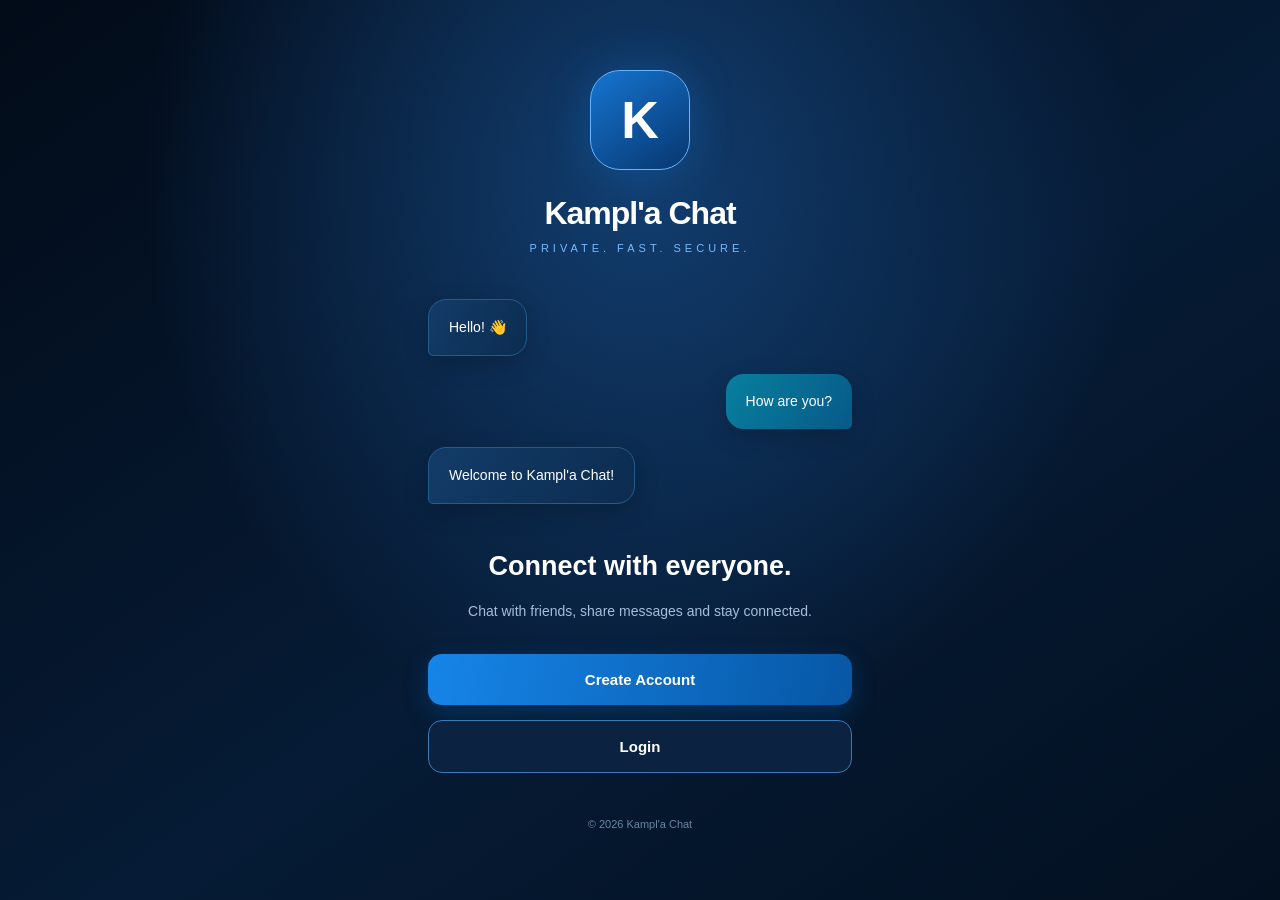
<file: index.html>
<!DOCTYPE html>
<html lang="en">
<head>
    <meta charset="UTF-8">
    <meta name="viewport" content="width=device-width, initial-scale=1.0">
    <title>Kampl'a Chat</title>
    <link rel="stylesheet" href="style.css">
</head>

<body>

    <main class="welcome">
        <div class="logo">K</div>

        <h1>Kampl'a Chat</h1>

        <p class="tagline">Private. Fast. Secure.</p>

        <div class="illustration">
            <div class="message left">Hello! 👋</div>
            <div class="message right">How are you?</div>
            <div class="message left">Welcome to Kampl'a Chat!</div>
        </div>

        <h2>Connect with everyone.</h2>

        <p class="description">
            Chat with friends, share messages and stay connected.
        </p>

        <a href="register.html" class="button">Create Account</a>

        <a href="login.html" class="login">Login</a>

        <footer>© 2026 Kampl'a Chat</footer>
    </main>

</body>
</html>
</file>
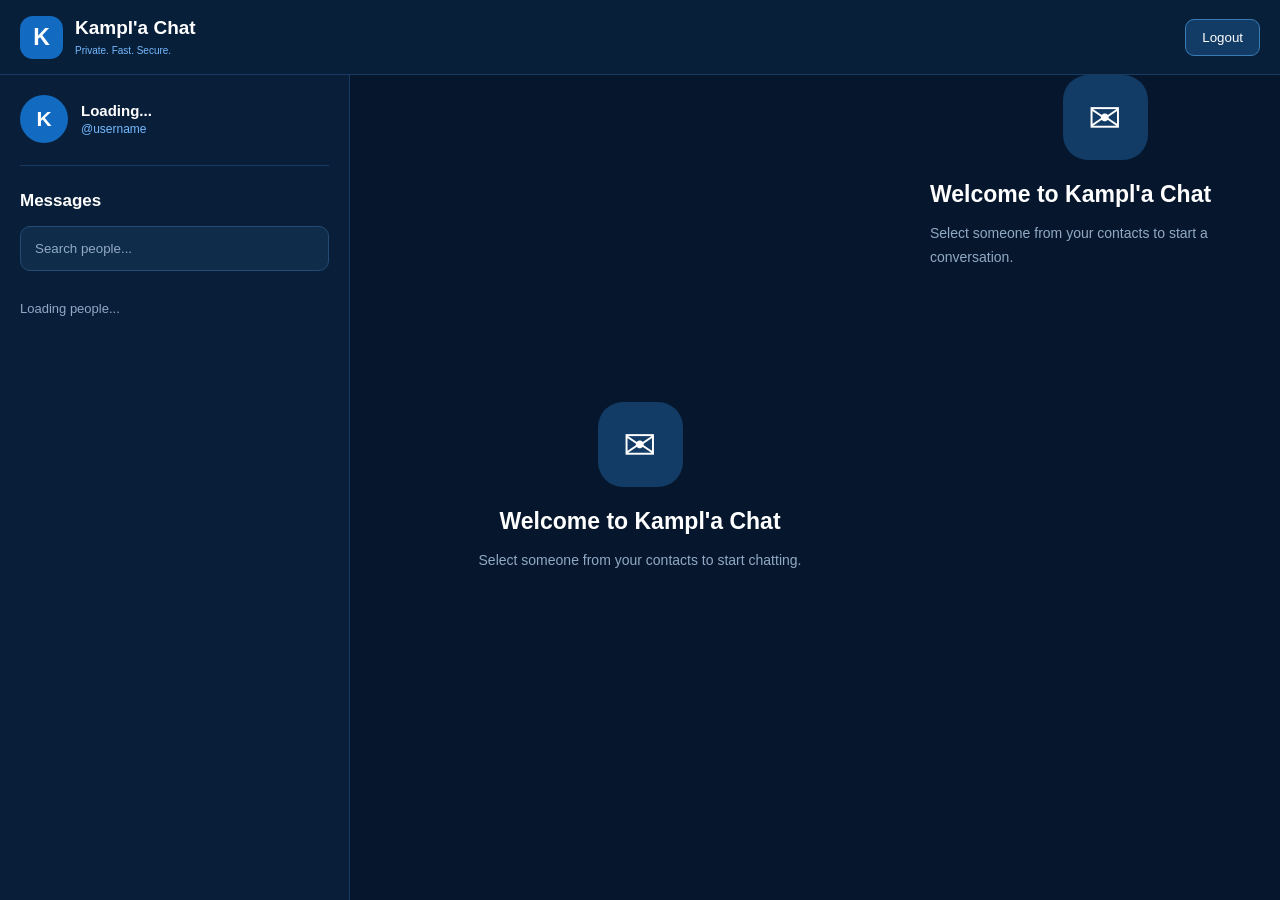
<file: chat.html>
<!DOCTYPE html>
<html lang="en">
<head>
    <meta charset="UTF-8">
    <meta name="viewport" content="width=device-width, initial-scale=1.0">

    <title>Chats | Kampl'a Chat</title>
    <link rel="stylesheet" href="style.css">
</head>

<body class="chat-page">

    <header class="chat-header">
        <div class="brand">
            <div class="small-logo">K</div>
            <div>
                <h2>Kampl'a Chat</h2>
                <span>Private. Fast. Secure.</span>
            </div>
        </div>

        <button id="logoutBtn">Logout</button>
    </header>

    <main class="dashboard">

        <section class="sidebar">

            <div class="profile">
                <div class="avatar" id="myAvatar">K</div>

                <div>
                    <h3 id="myName">Loading...</h3>
                    <span id="myUsername">@username</span>
                </div>
            </div>

            <h3 class="section-title">Messages</h3>

            <input
                type="search"
                id="searchUsers"
                placeholder="Search people..."
            >

            <div id="usersList">
                <p class="loading">Loading people...</p>
            </div>

        </section>

        <section class="conversation" id="conversation">

    <div class="empty-chat">
        <div class="empty-icon">✉</div>
        <h2>Welcome to Kampl'a Chat</h2>
        <p>Select someone from your contacts to start chatting.</p>
    </div>

        </section>

            <div class="empty-chat">
                <div class="empty-icon">✉</div>

                <h2>Welcome to Kampl'a Chat</h2>

                <p>
                    Select someone from your contacts
                    to start a conversation.
                </p>
            </div>

        </section>

    </main>

    <script type="module" src="js/chat.js"></script>

</body>
</html>
</file>
<file: style.css>
* {
    margin: 0;
    padding: 0;
    box-sizing: border-box;
}

body {
    font-family: Arial, sans-serif;
    min-height: 100vh;
    color: #ffffff;
    background:
        radial-gradient(ellipse at 50% 20%, #123e70 0%, transparent 55%),
        linear-gradient(145deg, #020b18, #061b35 55%, #031020);
}

.welcome {
    width: 100%;
    max-width: 480px;
    min-height: 100vh;
    margin: auto;
    padding: 35px 28px;
    display: flex;
    flex-direction: column;
    align-items: center;
    justify-content: center;
    text-align: center;
}

.logo {
    width: 100px;
    height: 100px;
    display: flex;
    align-items: center;
    justify-content: center;
    border-radius: 30px;
    background: linear-gradient(145deg, #1675d1, #07366e);
    border: 1px solid #64b5ff;
    box-shadow: 0 0 45px #1479d455;
    font-size: 52px;
    font-weight: bold;
    margin-bottom: 25px;
}

h1 {
    font-size: 32px;
    letter-spacing: -1px;
    margin-bottom: 10px;
}

.tagline {
    color: #75baff;
    letter-spacing: 4px;
    font-size: 11px;
    text-transform: uppercase;
}

.illustration {
    width: 100%;
    margin: 45px 0;
    display: flex;
    flex-direction: column;
    gap: 18px;
}

.message {
    max-width: 85%;
    padding: 17px 20px;
    border-radius: 18px;
    font-size: 14px;
    line-height: 1.5;
    box-shadow: 0 8px 25px #00000030;
}

.left {
    align-self: flex-start;
    background: linear-gradient(120deg, #123c68, #0c2c50);
    border: 1px solid #245b8d;
    border-bottom-left-radius: 5px;
}

.right {
    align-self: flex-end;
    background: linear-gradient(120deg, #087f9e, #075a88);
    border-bottom-right-radius: 5px;
}

h2 {
    font-size: 27px;
    margin-bottom: 15px;
    line-height: 1.3;
}

.description {
    color: #a7bed8;
    font-size: 14px;
    line-height: 1.8;
    margin-bottom: 30px;
}

.button,
.login {
    width: 100%;
    padding: 17px;
    border-radius: 14px;
    text-decoration: none;
    font-weight: bold;
    font-size: 15px;
    margin-bottom: 15px;
    transition: 0.3s;
}

.button {
    background: linear-gradient(100deg, #1685e8, #0757a5);
    color: white;
    box-shadow: 0 8px 25px #0875d544;
}

.login {
    border: 1px solid #397bb5;
    color: #ffffff;
    background: #0b2340;
}

.button:active,
.login:active {
    transform: scale(0.97);
}

footer {
    color: #6987a7;
    font-size: 11px;
    margin-top: 30px;
}

@media (max-height: 650px) {
    .welcome {
        padding-top: 20px;
        padding-bottom: 20px;
    }

    .illustration {
        margin: 20px 0;
    }
}
form {
    width: 100%;
    margin-top: 30px;
}

form input {
    width: 100%;
    padding: 17px;
    margin-bottom: 16px;
    border-radius: 12px;
    border: 1px solid #245b8d;
    background: #0b2340;
    color: white;
    font-size: 15px;
    outline: none;
}

form input::placeholder {
    color: #8ba9c9;
}

form button {
    width: 100%;
    border: none;
    cursor: pointer;
}
/* KAMPLA CHAT DASHBOARD */

.chat-page {
    background: #06172d;
    min-height: 100vh;
    color: white;
}

.chat-header {
    height: 75px;
    background: #081f3a;
    border-bottom: 1px solid #173b60;
    display: flex;
    justify-content: space-between;
    align-items: center;
    padding: 0 20px;
}

.brand {
    display: flex;
    align-items: center;
    gap: 12px;
}

.brand h2 {
    font-size: 19px;
    margin: 0;
}

.brand span {
    font-size: 10px;
    color: #75baff;
}

.small-logo {
    width: 43px;
    height: 43px;
    background: #126bc0;
    border-radius: 13px;
    display: grid;
    place-items: center;
    font-weight: bold;
    font-size: 23px;
}

#logoutBtn {
    padding: 10px 16px;
    background: #123b65;
    border: 1px solid #397bb5;
    color: white;
    border-radius: 9px;
    cursor: pointer;
}

.dashboard {
    display: flex;
    min-height: calc(100vh - 75px);
}

.sidebar {
    width: 350px;
    padding: 20px;
    background: #091f39;
    border-right: 1px solid #173b60;
}

.profile {
    display: flex;
    align-items: center;
    gap: 13px;
    padding-bottom: 22px;
    border-bottom: 1px solid #173b60;
}

.avatar {
    width: 48px;
    height: 48px;
    background: #126bc0;
    border-radius: 50%;
    display: grid;
    place-items: center;
    font-size: 21px;
    font-weight: bold;
}

.profile h3 {
    font-size: 15px;
}

.profile span {
    color: #75baff;
    font-size: 12px;
}

.section-title {
    margin: 25px 0 15px;
    font-size: 17px;
}

#searchUsers {
    width: 100%;
    padding: 14px;
    border-radius: 10px;
    border: 1px solid #244b73;
    background: #102c4b;
    color: white;
    outline: none;
    margin-bottom: 15px;
}

#searchUsers::placeholder {
    color: #91a9c4;
}

.user-item {
    display: flex;
    align-items: center;
    gap: 12px;
    padding: 13px 10px;
    border-radius: 10px;
    cursor: pointer;
    border-bottom: 1px solid #173653;
}

.user-item:hover {
    background: #12385f;
}

.user-avatar {
    width: 43px;
    height: 43px;
    border-radius: 50%;
    background: #126bc0;
    display: grid;
    place-items: center;
    font-weight: bold;
}

.user-details h4 {
    font-size: 14px;
}

.user-details p {
    color: #91a9c4;
    font-size: 12px;
    margin-top: 5px;
}

.loading {
    color: #91a9c4;
    font-size: 13px;
    padding: 15px 0;
}

.conversation {
    flex: 1;
    display: grid;
    place-items: center;
    padding: 25px;
    text-align: center;
}

.empty-icon {
    width: 85px;
    height: 85px;
    border-radius: 25px;
    background: #123b65;
    display: grid;
    place-items: center;
    font-size: 40px;
    margin: 0 auto 20px;
}

.empty-chat h2 {
    font-size: 23px;
    margin-bottom: 12px;
}

.empty-chat p {
    color: #91a9c4;
    font-size: 14px;
    line-height: 1.7;
    max-width: 350px;
}

@media (max-width: 700px) {
    .dashboard {
        flex-direction: column;
    }

    .sidebar {
        width: 100%;
        border-right: none;
    }

    .conversation {
        min-height: 300px;
    }

    .chat-header {
        padding: 0 13px;
    }

    .brand h2 {
        font-size: 16px;
    }
    }
/* ACTIVE CHAT WINDOW */

.active-chat {
    width: 100%;
    height: 100%;
    min-height: 450px;
    display: flex;
    flex-direction: column;
    text-align: left;
}

.active-chat-header {
    padding: 15px;
    display: flex;
    align-items: center;
    gap: 12px;
    background: #0b2746;
    border-bottom: 1px solid #244b73;
}

.active-chat-header h3 {
    font-size: 16px;
}

.active-chat-header p {
    color: #36d98a;
    font-size: 12px;
    margin-top: 5px;
}

.chat-messages {
    flex: 1;
    padding: 20px;
    overflow-y: auto;
    display: flex;
    flex-direction: column;
    gap: 12px;
}

.chat-bubble {
    max-width: 80%;
    padding: 12px 15px;
    border-radius: 14px;
    background: #123b65;
    overflow-wrap: anywhere;
}

.my-message {
    align-self: flex-end;
    background: #087f72;
}

.their-message {
    align-self: flex-start;
}

.message-form {
    display: flex;
    gap: 10px;
    padding: 12px;
    background: #0b2746;
}

.message-form input {
    flex: 1;
    min-width: 0;
    padding: 13px;
    background: #102c4b;
    color: white;
    border: 1px solid #244b73;
    border-radius: 10px;
}

.message-form button {
    padding: 12px 18px;
    background: #0875cc;
    border: none;
    border-radius: 10px;
    color: white;
}
/* KAMPLA CHAT PEOPLE PAGE */

.people-page {
    min-height: 100vh;
    background: #071426;
    color: white;
    font-family: Arial, sans-serif;
}

.people-header {
    display: flex;
    justify-content: space-between;
    align-items: center;
    padding: 18px 6%;
    background: #0d2038;
    border-bottom: 1px solid #1b3553;
}

.people-brand {
    display: flex;
    align-items: center;
    gap: 12px;
}

.people-logo {
    width: 45px;
    height: 45px;
    border-radius: 14px;
    background: #1685ff;
    display: grid;
    place-items: center;
    font-size: 25px;
    font-weight: bold;
}

.people-brand h2 {
    margin: 0;
    font-size: 19px;
}

.people-brand p {
    margin: 4px 0 0;
    color: #9bb0c9;
    font-size: 12px;
}

.logout-button {
    background: #193653;
    color: white;
    border: 1px solid #34516e;
    padding: 10px 17px;
    border-radius: 9px;
}

.people-container {
    width: 90%;
    max-width: 1100px;
    margin: 35px auto;
}

.people-heading h1 {
    margin-bottom: 8px;
    font-size: 28px;
}

.people-heading p {
    color: #9bb0c9;
}

.people-search {
    width: 100%;
    box-sizing: border-box;
    margin: 22px 0;
    padding: 16px;
    border-radius: 12px;
    border: 1px solid #294663;
    background: #10243d;
    color: white;
    outline: none;
}

.people-search::placeholder {
    color: #91a6bd;
}

.people-count {
    color: #9bb0c9;
    margin-bottom: 18px;
}

.people-grid {
    display: grid;
    grid-template-columns: repeat(auto-fit, minmax(220px, 1fr));
    gap: 17px;
}

.person-card {
    background: #10243d;
    border: 1px solid #25415e;
    border-radius: 16px;
    padding: 22px;
    text-align: center;
}

.person-avatar {
    width: 65px;
    height: 65px;
    border-radius: 50%;
    background: linear-gradient(135deg, #1685ff, #684cff);
    display: grid;
    place-items: center;
    margin: 0 auto 14px;
    font-size: 27px;
    font-weight: bold;
}

.person-card h3 {
    margin: 8px 0;
}

.person-card p {
    color: #9bb0c9;
    margin: 6px 0 12px;
}

.person-status {
    display: block;
    color: #9bb0c9;
    font-size: 12px;
    margin-bottom: 16px;
}

.person-status.online {
    color: #35d58a;
}

.person-message-button {
    width: 100%;
    padding: 12px;
    border: none;
    border-radius: 9px;
    background: #1685ff;
    color: white;
    font-weight: bold;
    }
</file>
